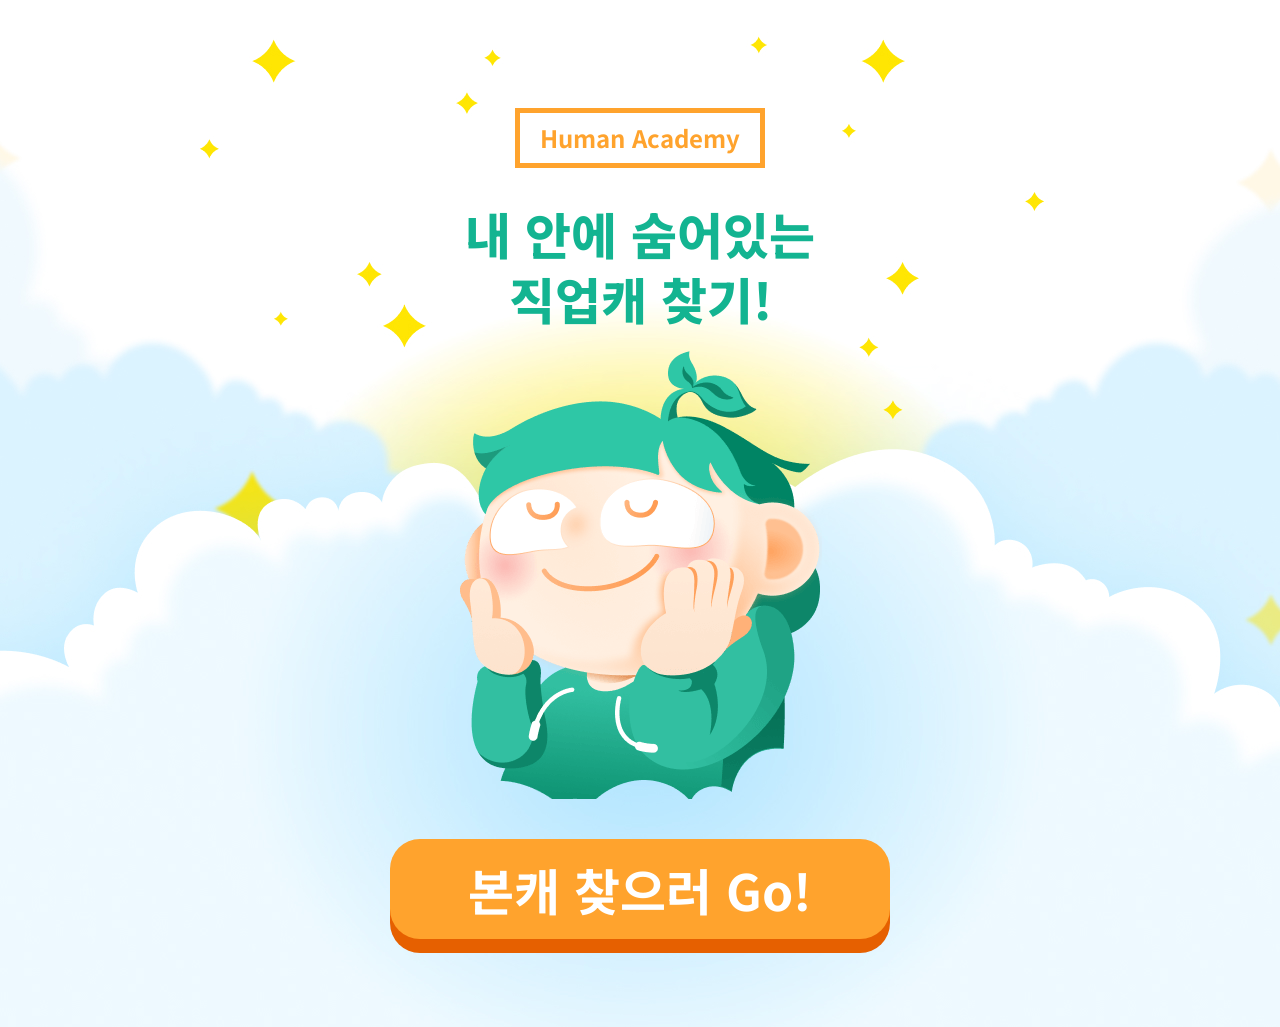
<file: index.html>
<!doctype html>
<html lang="ko">
  <head>
    <meta charset="UTF-8" />
    <meta name="viewport" content="width=device-width, initial-scale=1.0" />
    <!-- Google Fonts (Noto Sans KR 추천) -->
    <link
      href="https://fonts.googleapis.com/css2?family=Noto+Sans+KR&display=swap"
      rel="stylesheet"
    />
    <link rel="stylesheet" href="./css/common.css" />
    <title>Document</title>
  </head>
  <body>
    <h2 class="page-subtitle">Human Academy</h2>
    <h1 class="page-title">
      내 안에 숨어있는 <br />
      직업캐 찾기!
    </h1>
    <img
      src="./images/main_character.png"
      alt="캐릭터"
      class="character"
    />
    <a href="./question.html" class="btn btn-orange"> 본캐 찾으러 Go! </a>
  </body>
</html>
</file>
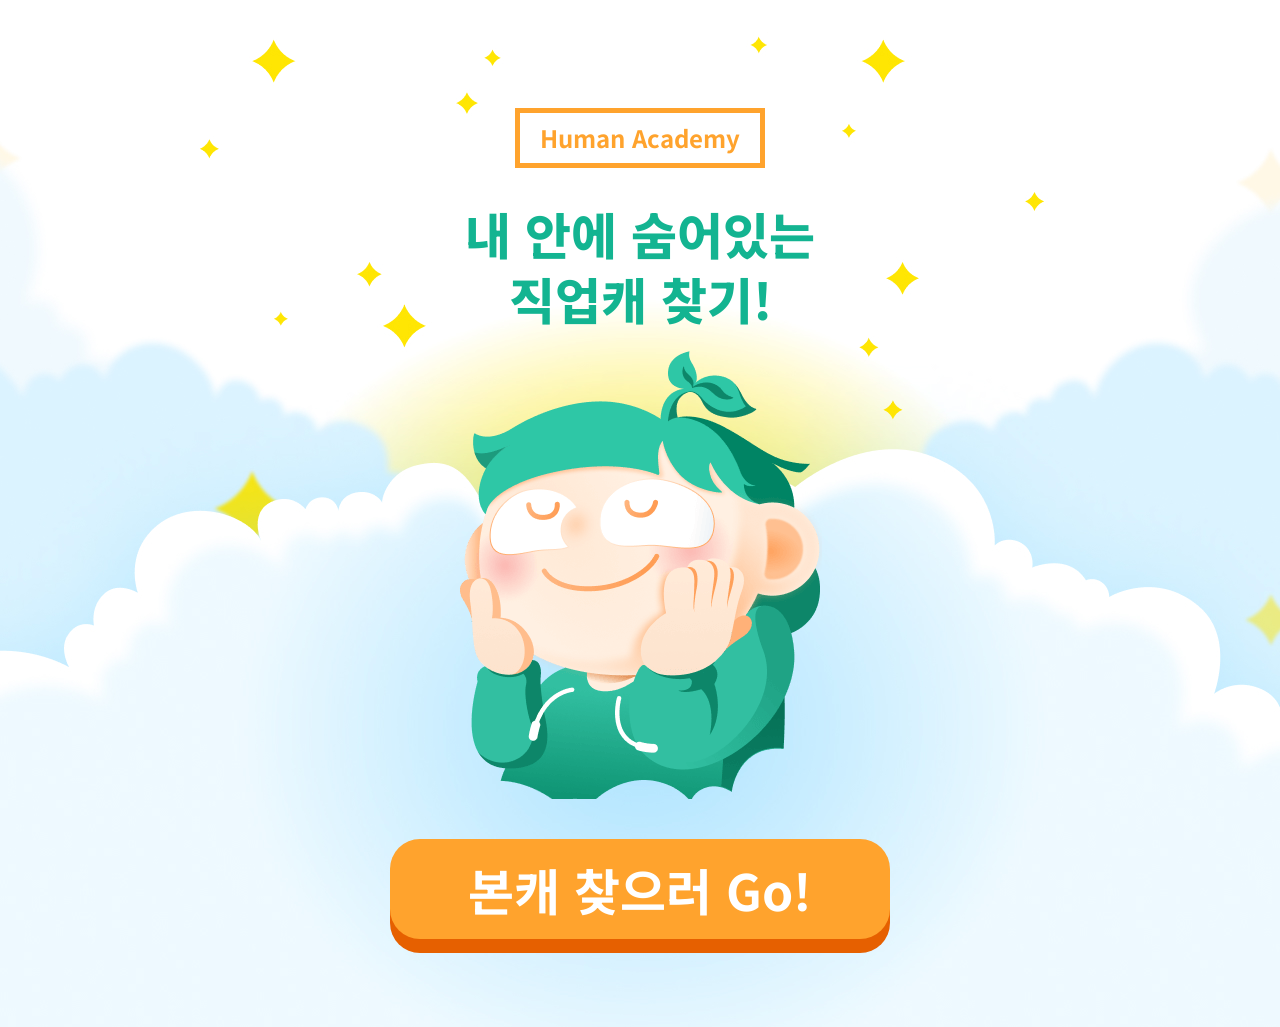
<file: MBTI/index.html>
<!doctype html>
<html lang="ko">
  <head>
    <meta charset="UTF-8" />
    <meta name="viewport" content="width=device-width, initial-scale=1.0" />
    <!-- Google Fonts (Noto Sans KR 추천) -->
    <link
      href="https://fonts.googleapis.com/css2?family=Noto+Sans+KR&display=swap"
      rel="stylesheet"
    />
    <link rel="stylesheet" href="./css/common.css" />
    <title>Document</title>
  </head>
  <body>
    <h2 class="page-subtitle">Human Academy</h2>
    <h1 class="page-title">
      내 안에 숨어있는 <br />
      직업캐 찾기!
    </h1>
    <img
      src="./images/images/main_character.png"
      alt="캐릭터"
      class="character"
    />
    <a href="./question.html" class="btn btn-orange"> 본캐 찾으러 Go! </a>
  </body>
</html>
</file>
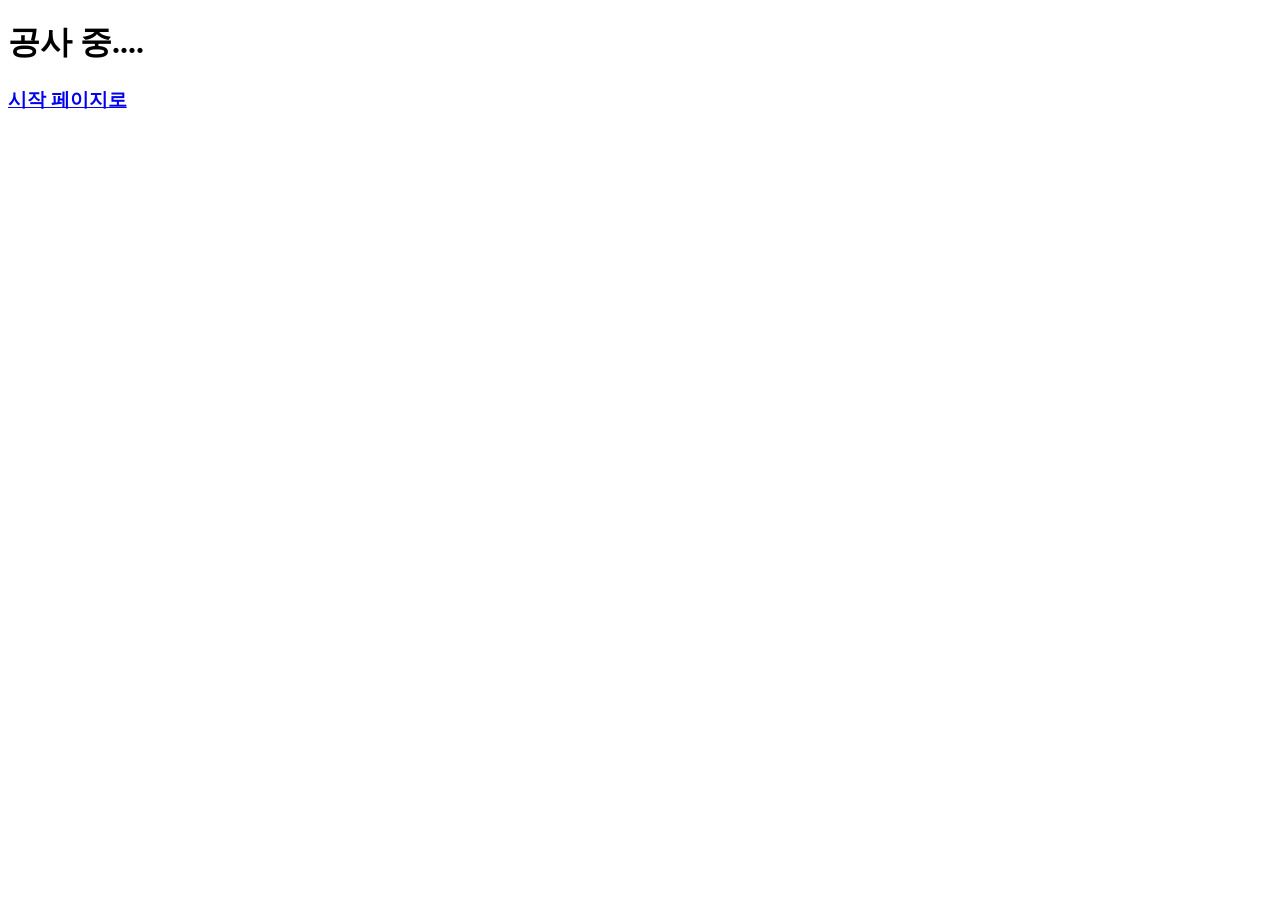
<file: lecture.html>
<!DOCTYPE html>
<html lang="ko">
<head>
  <meta charset="UTF-8">
  <meta name="viewport" content="width=device-width, initial-scale=1.0">
  <title>Document</title>
</head>
<body>
  <h1>공사 중....</h1>
  <h3><a href="./index.html">시작 페이지로</a></h3>
</body>
</html>
</file>
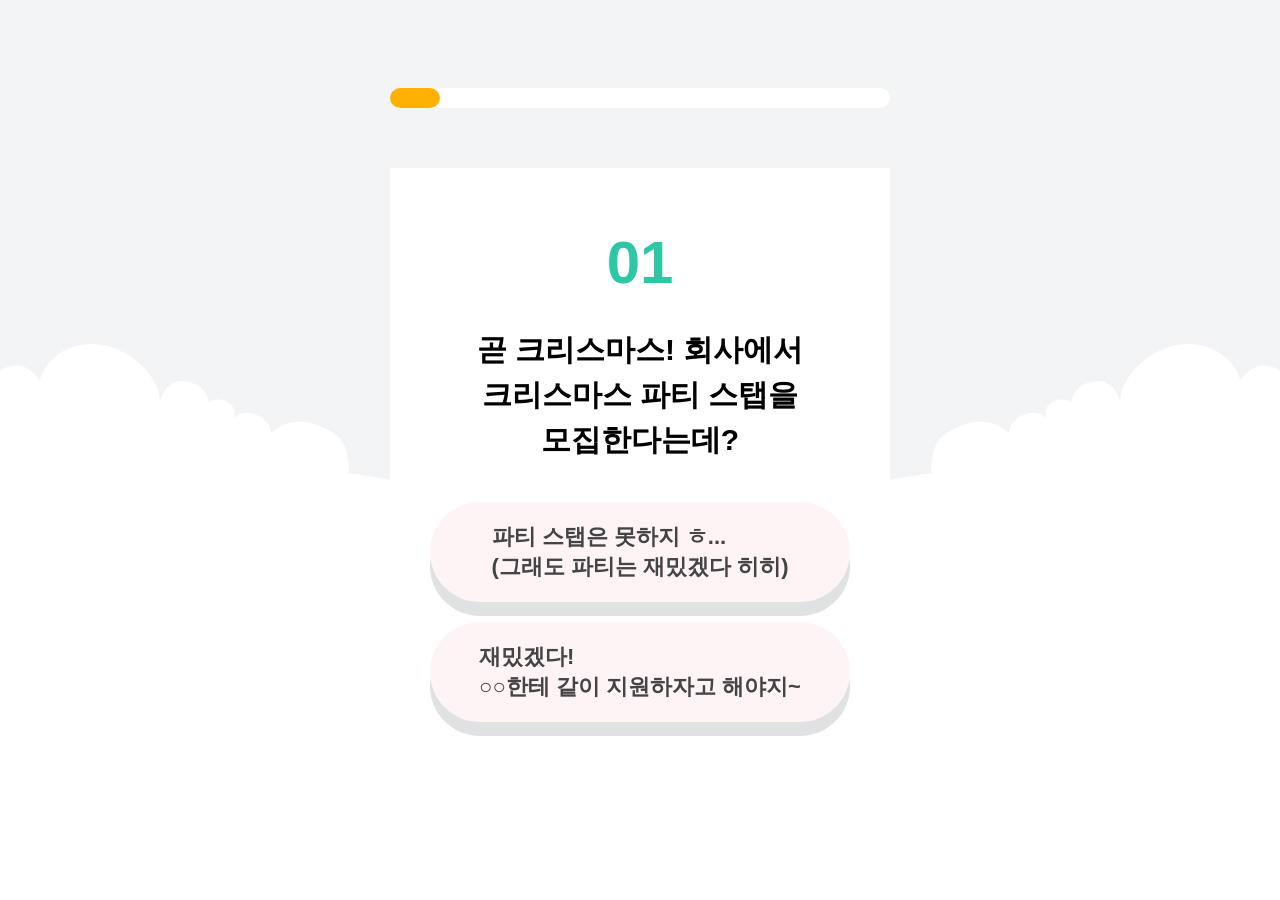
<file: question.html>
<!doctype html>
<html lang="ko">
  <head>
    <meta charset="UTF-8" />
    <meta name="viewport" content="width=device-width, initial-scale=1.0" />
    <link rel="stylesheet" href="./css/common.css" />
    <link rel="stylesheet" href="./css/question.css" />
    <script type="module" defer src="./js/question.js"></script>
    <title>Document</title>
  </head>
  <body>
    <div class="progress">
      <div class="value"></div>
    </div>
    <div class="question-box">
      <div class="number">여기에 번호 들어감.</div>
      <div class="question">
        곧 크리스마스! 회사에서 크리스마스 파티 스탭을 모집한다는데?
      </div>
      <div class="btn btn-gray choice choice1">파티 스탭은 못하지 ㅎ</div>
      <div class="btn btn-gray choice choice2">재밌겠다!</div>
    </div>
  </body>
</html>
</file>
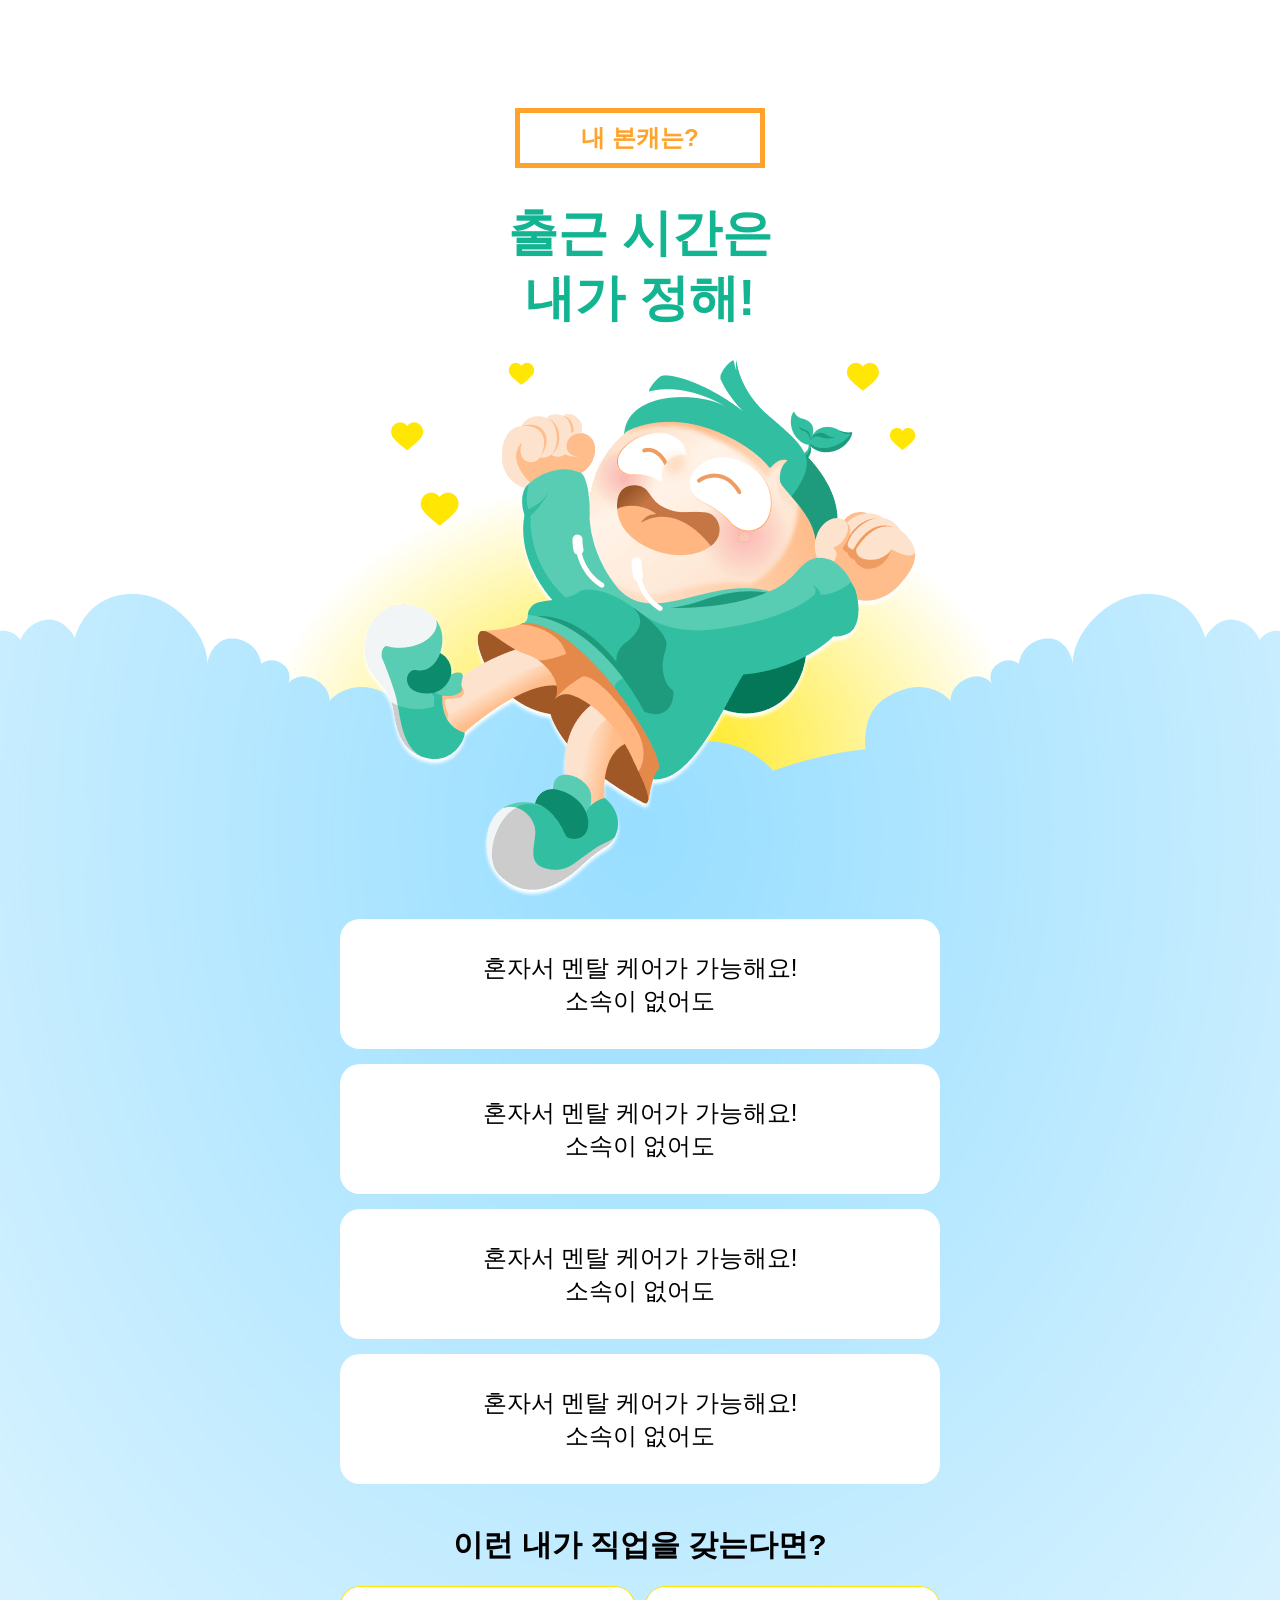
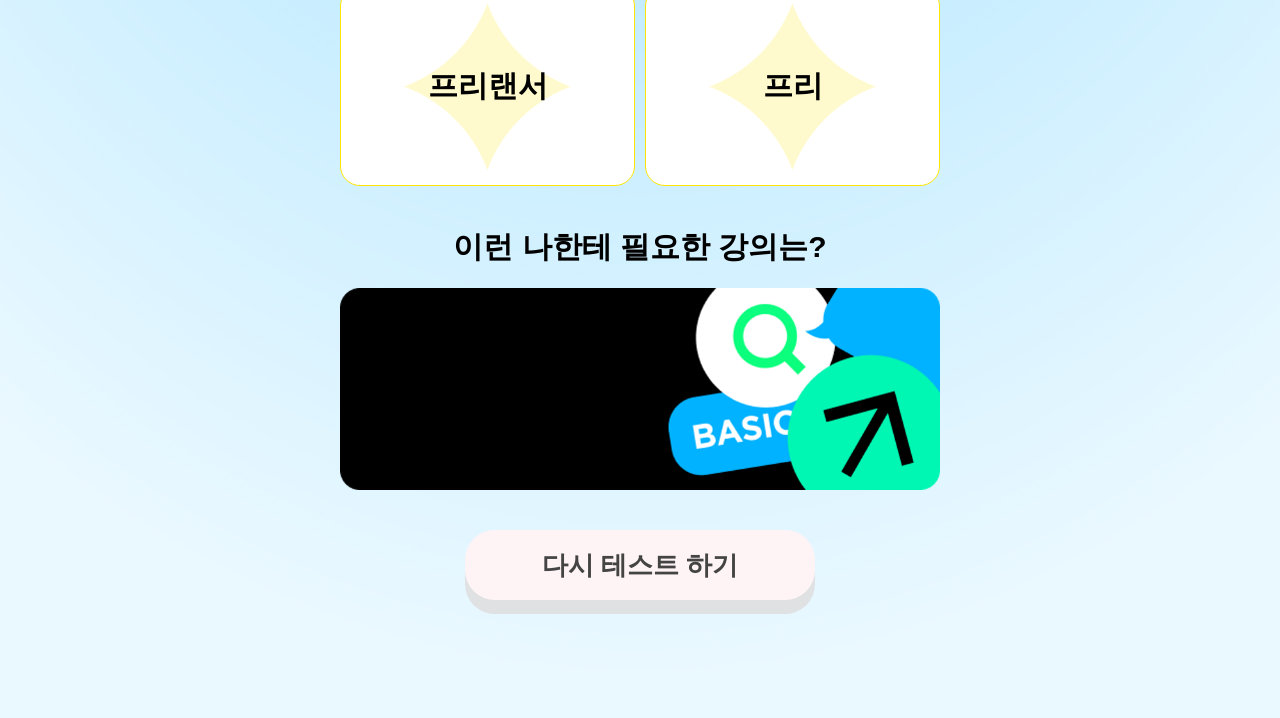
<file: result.html>
<!doctype html>
<html lang="ko">
  <head>
    <meta charset="UTF-8" />
    <meta name="viewport" content="width=device-width, initial-scale=1.0" />
    <link rel="stylesheet" href="./css/common.css" />
    <link rel="stylesheet" href="./css/result.css" />
    <script type="module" defer src="./js/result.js"></script>
    <title>Document</title>
  </head>
  <body>
    <h2 class="page-subtitle">내 본캐는?</h2>
    <h1 class="page-title">출근 시간은<br />내가 정해!</h1>
    <img src="./images/result_character1.png" alt="캐릭터" class="character" />
    <div class="result">
      <div class="box">혼자서 멘탈 케어가 가능해요!<br />소속이 없어도</div>
      <div class="box">혼자서 멘탈 케어가 가능해요!<br />소속이 없어도</div>
      <div class="box">혼자서 멘탈 케어가 가능해요!<br />소속이 없어도</div>
      <div class="box">혼자서 멘탈 케어가 가능해요!<br />소속이 없어도</div>
    </div>
    <div class="result">
      <h3>이런 내가 직업을 갖는다면?</h3>
      <div class="jobs">
        <div class="job">프리랜서</div>
        <div class="job">프리</div>
      </div>
    </div>
    <div class="result">
      <h3>이런 나한테 필요한 강의는?</h3>
      <a href="" target="_blank" class="lecture">
        <img src="./images/result_lecture1.png" alt="강의" />
      </a>
    </div>
    <a href="/" class="btn btn-gray btn-small"> 다시 테스트 하기 </a>
  </body>
</html>
</file>
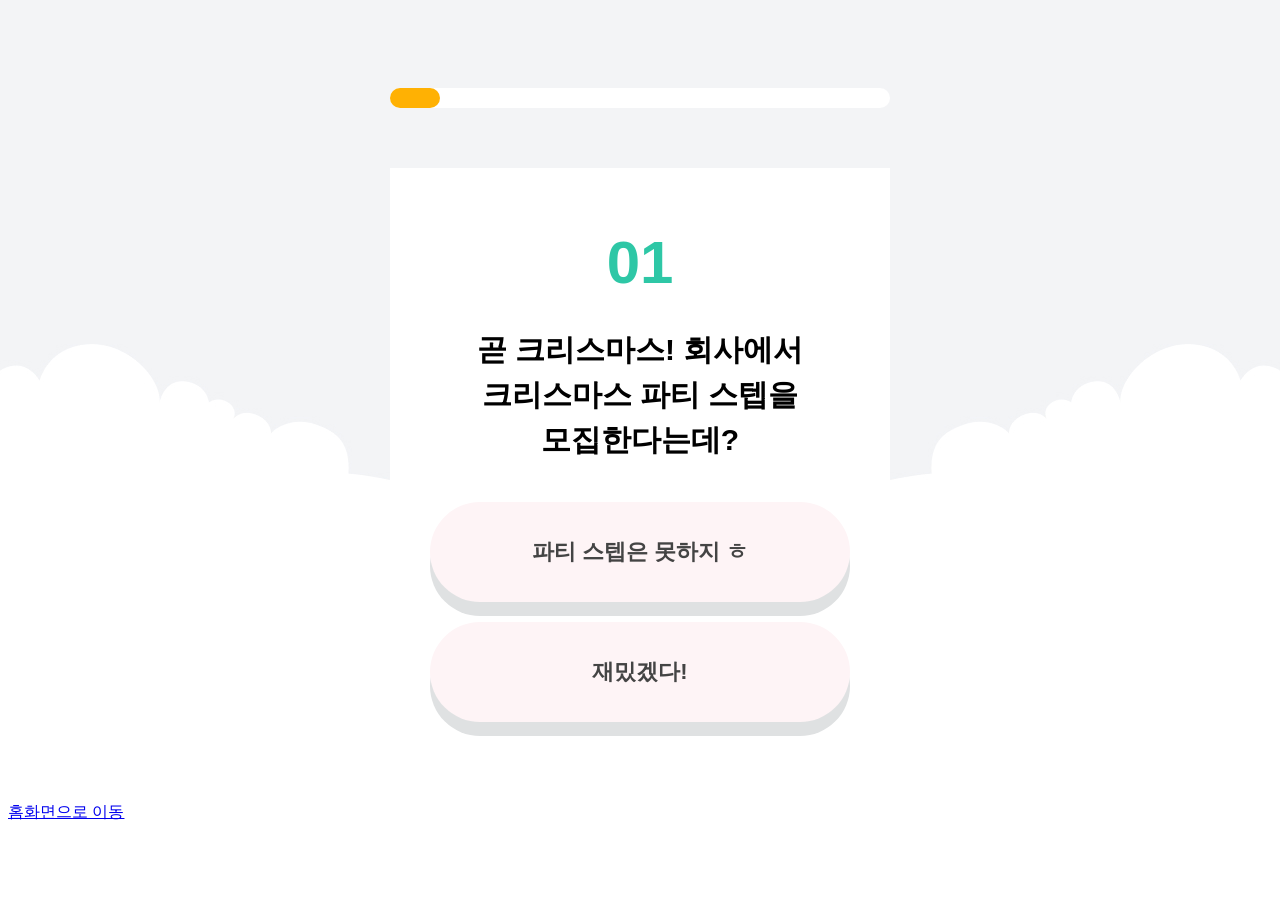
<file: MBTI/question.html>
<!doctype html>
<html lang="ko">
  <head>
    <meta charset="UTF-8" />
    <meta name="viewport" content="width=device-width, initial-scale=1.0" />
    <link rel="stylesheet" href="./css/common.css" />
    <link rel="stylesheet" href="./css/question.css" />
    <title>Document</title>
  </head>
  <body>
    <div class="progress">
      <div class="value"></div>
    </div>
    <div class="question-box">
      <div class="number">01</div>
      <div class="question">곧 크리스마스! 회사에서 크리스마스 파티 스텝을 모집한다는데?</div>
      <div class="btn btn-gray choice choice1">파티 스텝은 못하지 ㅎ</div>
      <div class="btn btn-gray choice choice2">재밌겠다!</div>
    </div>
    <a href="./index.html">홈화면으로 이동</a>
  </body>
</html>
</file>
<file: css/common.css>
body {
  font-family: "Noto Sans KR", sans-serif;
  background-image: url(../images/main_bg.jpg);
  background-position: top center;
  background-repeat: no-repeat;
  padding-top: 80px;
  padding-bottom: 80px;
  /* 한글 단어 줄바꿈 */
  word-break: keep-all;
}

img {
  display: block;
}

/* 메인 캐릭터 */
.character {
  width: 100%;
  max-width: 364px;
  margin-left: auto;
  margin-right: auto;
  margin-bottom: 40px;
}

.page-title {
  font-size: 50px;
  font-weight: 800;
  line-height: 1.3;
  color: #13b491;
  text-align: center;
  margin-bottom: 20px;
}

.page-subtitle {
  width: 240px;
  height: 50px;
  border: 5px solid #ffa32d;
  font-size: 24px;
  font-weight: 700;
  color: #ffa32d;
  display: flex;
  justify-content: center;
  align-items: center;
  margin-left: auto;
  margin-right: auto;
  margin-bottom: 20px;
}

.btn {
  max-width: 500px;
  height: 100px;
  font-size: 50px;
  font-weight: 700;
  border-radius: 30px;
  text-decoration: none;
  cursor: pointer;
  display: flex;
  align-items: center;
  justify-content: center;
  margin-left: auto;
  margin-right: auto;
  transition: 0.1s;
}

.btn-orange {
  background-color: #ffa32d;
  color: #fff;
  box-shadow: 0 14px 0 #e66000;
}

/* 버튼에 눌림 효과 주기 */
.btn-orange:active {
  box-shadow: 0 4px 0 #e66000;
}

.btn-gray {
  background-color: #fef4f6;
  color: #444;
  box-shadow: 0 14px 0 #dfe1e2;
}
.btn-green:active {
  box-shadow: 0 4px 0 #e66000;
}

.btn-small {
max-width: 350px;
height: 70px;
font-size: 26px;
margin-bottom: 30px;
}

/* 버튼에 눌림 효과 주기 */
.btn-green:active {
  box-shadow: 0 4px 0 #e66000;
}

.btn-small {
max-width: 350px;
height: 70px;
font-size: 26px;
margin-bottom: 30px;
}
</file>
<file: MBTI/css/common.css>
body {
  font-family: "Noto Sans KR", sans-serif;
  background-image: url(../images/images/main_bg.jpg);
  background-position: top center;
  background-repeat: no-repeat;
  padding-top: 80px;
  padding-bottom: 80px;
  /* 한글 단어 줄바꿈 */
  word-break: keep-all;
}

img {
  display: block;
}

/* 메인 캐릭터 */
.character {
  width: 100%;
  max-width: 364px;
  margin-left: auto;
  margin-right: auto;
  margin-bottom: 40px;
}

.page-title {
  font-size: 50px;
  font-weight: 800;
  line-height: 1.3;
  color: #13b491;
  text-align: center;
  margin-bottom: 20px;
}

.page-subtitle {
  width: 240px;
  height: 50px;
  border: 5px solid #ffa32d;
  font-size: 24px;
  font-weight: 700;
  color: #ffa32d;
  display: flex;
  justify-content: center;
  align-items: center;
  margin-left: auto;
  margin-right: auto;
  margin-bottom: 20px;
}

.btn {
  max-width: 500px;
  height: 100px;
  font-size: 50px;
  font-weight: 700;
  border-radius: 30px;
  text-decoration: none;
  cursor: pointer;
  display: flex;
  align-items: center;
  justify-content: center;
  margin-left: auto;
  margin-right: auto;
  transition: 0.1s;
}

.btn-orange {
  background-color: #ffa32d;
  color: #fff;
  box-shadow: 0 14px 0 #e66000;
}

/* 버튼에 눌림 효과 주기 */
.btn-orange:active {
  box-shadow: 0 4px 0 #e66000;
}

.btn-gray {
  background-color: #fef4f6;
  color: #444;
  box-shadow: 0 14px 0 #dfe1e2;
}
.btn-green:active {
  box-shadow: 0 4px 0 #e66000;
}

.btn-small {
max-width: 350px;
height: 70px;
font-size: 26px;
margin-bottom: 30px;
}

/* 버튼에 눌림 효과 주기 */
.btn-green:active {
  box-shadow: 0 4px 0 #e66000;
}

.btn-small {
max-width: 350px;
height: 70px;
font-size: 26px;
margin-bottom: 30px;
}
</file>
<file: css/question.css>
body {
  background-image: url("../images/questions_bg.jpg");
  background-position: top center;
  background-repeat: no-repeat;
}

.progress {
  max-width: 500px;
  height: 20px;
  background-color: #fff;
  border-radius: 10px;
  margin-left: auto;
  margin-right: auto;
  margin-bottom: 60px;
}

.progress .value {
  /* 질문 수만큼 부모 크기의 상대 길이를 갖도록  */
  width: 10%;
  height: 20px;
  background-color: #ffb103;
  border-radius: 10px;
  transition: 0.2s;
}

.question-box {
  max-width: 420px;
  background-color: #fff;
  padding-top: 60px;
  padding-bottom: 60px;
  padding-left: 40px;
  padding-right: 40px;
  margin-left: auto;
  margin-right: auto;
  box-shadow: 0 4px 25ppx #dde2e8;
}

.question-box .number {
  font-size: 60px;
  font-weight: 900;
  color: #2ec7a6;
  margin-bottom: 30px;
  text-align: center;
}

.question-box .question {
  font-size: 30px;
  font-weight: 700;
  line-height: 1.5;
  text-align: center;
  margin-bottom: 40px;
}

.question-box .choice {
  font-size: 22px;
  border-radius: 120px;
  margin-bottom: 20px;
}
</file>
<file: css/result.css>
body {
  background-color: #eaf8ff;
  background-image: url("../images/result_bg.jpg");
  background-position: top center;
  background-repeat: no-repeat;
}
.character {
  width: 100%;
  max-width: 600px;
  margin-left: auto;
  margin-right: auto;
  margin-bottom: 20px;
}
.result {
  max-width: 600px;
  margin-left: auto;
  margin-right: auto;
}
.result .box {
  min-height: 70px;
  background-color: #ffffff;
  margin-bottom: 15px;
  border-radius: 20px;
  display: flex;
  align-items: center;
  justify-content: center;
  font-size: 24px;
  font-weight: 500;
  line-height: 1.4;
  text-align: center;
  padding-top: 30px;
  padding-bottom: 30px;
  padding-left: 10px;
  padding-right: 10px;
}
.result h3 {
  font-size: 30px;
  font-weight: 700;
  line-height: 1.4;
  text-align: center;
  margin-top: 40px;
  margin-bottom: 20px;
}
.result .jobs {
  height: 200px;
  /* 요소의 자식 요소는 수평정렬됨. */
  display: flex;
  gap: 10px;
}

.result .job {
  flex: 1;
  background-color: #ffffff;
  background-image: url("../images/result_star.png");
  background-position: center center;
  background-repeat: no-repeat;
  display: flex;
  justify-content: center;
  align-items: center;
  font-size: 30px;
  font-weight: 700;
  line-height: 1.4;
  text-align: center;
  border: 1px solid #ffe603;
  border-radius: 20px;
}
.result .lecture img {
  margin-bottom: 40px;
  width: 100%;
}
</file>
<file: MBTI/css/question.css>
body {
  background-image: url("../images/images/questions_bg.jpg");
  background-position: top center;
  background-repeat: no-repeat;
}

.progress {
  max-width: 500px;
  height: 20px;
  background-color: #fff;
  border-radius: 10px;
  margin-left: auto;
  margin-right: auto;
  margin-bottom: 60px;
}

.progress .value {
  /* 질문 수만큼 부모 크기의 상대 길이를 갖도록  */
  width: 10%;
  height: 20px;
  background-color: #ffb103;
  border-radius: 10px;
  transition: 0.2s;
}

.question-box {
  max-width: 420px;
  background-color: #fff;
  padding-top: 60px;
  padding-bottom: 60px;
  padding-left: 40px;
  padding-right: 40px;
  margin-left: auto;
  margin-right: auto;
  box-shadow: 0 4px 25ppx #dde2e8;
}

.question-box .number {
  font-size: 60px;
  font-weight: 900;
  color: #2ec7a6;
  margin-bottom: 30px;
  text-align: center;
}

.question-box .question {
  font-size: 30px;
  font-weight: 700;
  line-height: 1.5;
  text-align: center;
  margin-bottom: 40px;
}

.question-box .choice {
  font-size: 22px;
  border-radius: 120px;
  margin-bottom: 20px;
}
</file>
